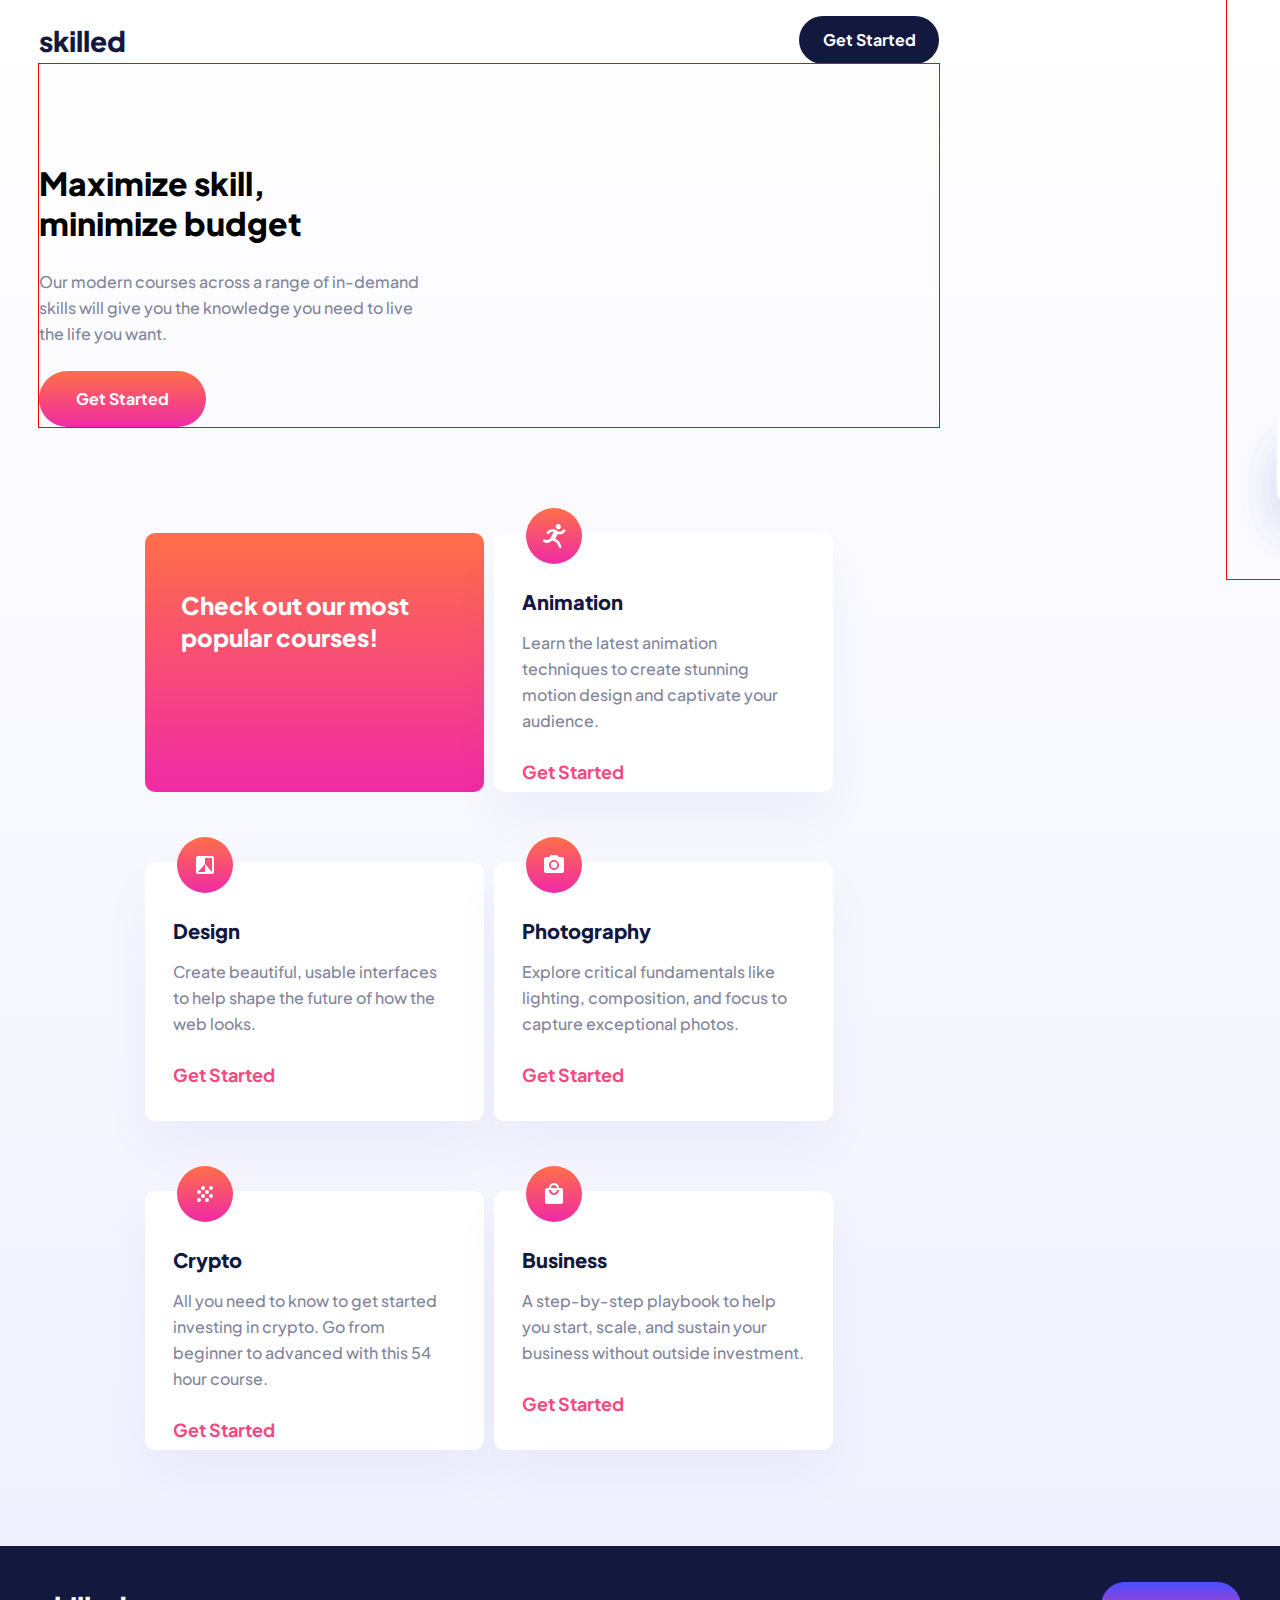
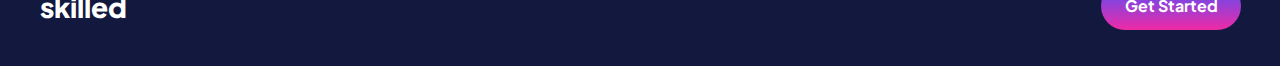
<file: index.html>
<!DOCTYPE html>
<html lang="en">

<head>
  <meta charset="UTF-8">
  <meta name="viewport" content="width=device-width, initial-scale=1.0">

  <link rel="icon" type="image/png" sizes="32x32" href="./src/assets/favicon-32x32.png">
  <link rel="stylesheet" href="./src/styles/index.css">
  <link rel="stylesheet" href="./src/styles/responsivity.css">

  <title>Frontend Mentor | Skilled e-learning landing page</title>
</head>

<body>

  <main>
    <section class="title">
      <h2>skilled</h2>
      <div class="title-started__first">
        <span>Get Started</span>
      </div>
    </section>

    <section class="title-second">
      <div class="title__first-column">
        <h1>
          Maximize skill,<br>
          minimize budget
        </h1>

        <p>
          Our modern courses across a range of in-demand skills will give you the knowledge you need to live the
          life
          you want.
        </p>

        <div class="title-started__second">
          <span>Get Started</span>
        </div>
      </div>

      <div class="title__second-column">
        <img class="woman-img__mobile" src="./src/assets/image-hero-mobile.webp" alt="woman_coffee">
        <img class="woman-img__tablet" src="./src/assets/image-hero-tablet.png" alt="woman_coffee">
      </div>
    </section>

    <section class="box-container">
      <div class="box-title">
        <span>Check out our most<br> popular courses!</span>
      </div>

      <div class="boxes-container">
        <div class="boxes-img">
          <img src="./src/assets/icon-animation.svg" alt="animation">
        </div>
        <div class="boxes-content">
          <h2 class="boxes-title">Animation</h2>
          <p class="boxes-text">Learn the latest animation techniques to create stunning motion design and captivate
            your
            audience.</p>
          <button class="boxes-btn">Get Started</button>
        </div>
      </div>

      <div class="boxes-container">
        <div class="boxes-img">
          <img src="./src/assets/icon-design.svg" alt="animation">
        </div>
        <div class="boxes-content">
          <h2 class="boxes-title">Design</h2>
          <p class="boxes-text">Create beautiful, usable interfaces to help shape the future of how the web looks.</p>
          <button class="boxes-btn">Get Started</button>
        </div>
      </div>

      <div class="boxes-container">
        <div class="boxes-img">
          <img src="./src/assets/icon-photography.svg" alt="animation">
        </div>
        <div class="boxes-content">
          <h2 class="boxes-title">Photography</h2>
          <p class="boxes-text">Explore critical fundamentals like lighting, composition, and focus to capture
            exceptional photos.</p>
          <button class="boxes-btn">Get Started</button>
        </div>
      </div>

      <div class="boxes-container">
        <div class="boxes-img">
          <img src="./src/assets/icon-crypto.svg" alt="animation">
        </div>
        <div class="boxes-content">
          <h2 class="boxes-title">Crypto</h2>
          <p class="boxes-text">All you need to know to get started investing in crypto. Go from beginner to advanced
            with this 54 hour course.</p>
          <button class="boxes-btn">Get Started</button>
        </div>
      </div>

      <div class="boxes-container">
        <div class="boxes-img">
          <img src="./src/assets/icon-business.svg" alt="animation">
        </div>
        <div class="boxes-content">
          <h2 class="boxes-title">Business</h2>
          <p class="boxes-text">A step-by-step playbook to help you start, scale, and sustain your business without
            outside investment.</p>
          <button class="boxes-btn">Get Started</button>
        </div>
      </div>

    </section>
  </main>

  <footer>
    <h2>skilled</h2>
    <div class="title-started__third">
      <span>Get Started</span>
    </div>
  </footer>

</body>

</html>
</file>
<file: src/styles/index.css>
@import url('https://fonts.googleapis.com/css2?family=Plus+Jakarta+Sans:wght@500;700;800&display=swap');

* {
    margin: 0;
    padding: 0;
    box-sizing: border-box;
}

body {
    background: linear-gradient(180deg, #FFFFFF 0%, #F0F1FF 100%);
}

main {
    display: flex;
    align-items: center;
    flex-direction: column;
    justify-content: center;
    margin: 16px 16px 0 16px;
}

.title {
    display: flex;
    flex-direction: row;
    align-items: center;
    justify-content: space-between;
    width: 100%;
}

.title h2 {
    font-family: 'Plus Jakarta Sans';
    font-style: normal;
    font-weight: 800;
    font-size: 28px;
    line-height: 35px;
    color: #13183F;
}

.title-started__first {
    display: flex;
    align-items: center;
    justify-content: center;
    width: 140px;
    height: 48px;
    background-color: #13183F;
    border-radius: 28px;
}

.title-started__first span {
    font-family: 'Plus Jakarta Sans';
    font-style: normal;
    font-weight: 700;
    font-size: 16px;
    line-height: 28px;
    color: #FFFFFF;
}

.title-second {
    padding-top: 38px;
}

.woman-img__tablet {
        display: none;
    }

.title-second h1 {
    font-family: 'Plus Jakarta Sans';
    font-style: normal;
    font-weight: 800;
    font-size: 32px;
    line-height: 40px;
}

.title-second p {
    font-family: 'Plus Jakarta Sans';
    font-style: normal;
    font-weight: 500;
    font-size: 16px;
    line-height: 26px;
    color: #83869A;
    padding-top: 26px; 
}

.title-started__second {
    display: flex;
    align-items: center;
    justify-content: center;
    width: 167px;
    height: 56px;
    background: linear-gradient(180deg, #FF6F48 0%, #F02AA6 100%);
    border-radius: 31.5px;
    margin-top: 24px;
}

.title-started__second span {
    font-family: 'Plus Jakarta Sans';
    font-style: normal;
    font-weight: 700;
    font-size: 16px;
    line-height: 26px;
    color: #FFFFFF;
}

.woman-img__mobile {
    width: 327px;
    height: 301px;
    padding-top: 46px;
}

.box-container {
    margin: 66px 0 16px 0;
}

.box-title {
    display: flex;
    align-items: center;
    justify-content: center;
    width: 343px;
    height: 120px;
    background: linear-gradient(180deg, #FF6F48 0%, #F02AA6 100%);
    border-radius: 10px;
}

.box-title span {
    font-family: 'Plus Jakarta Sans';
    font-style: normal;
    font-weight: 800;
    font-size: 24px;
    line-height: 32px;
    color: #FFFFFF;
}

.boxes-container {
    position: relative;
    width: 343px;
    height: 259px;
    margin-top: 40px;
    box-shadow: 0px 25px 50px rgba(6, 22, 141, 0.0442381);
    border-radius: 10px;
    background-color: #FFFFFF;
}

.boxes-content {
    margin: 0 29px 0 28px;
}

.boxes-img {
    position: absolute;
    z-index: 0;
    bottom: 224px;
    margin-left: 32px;
}

.boxes-title {
    font-family: 'Plus Jakarta Sans';
    font-style: normal;
    font-weight: 800;
    font-size: 20px;
    line-height: 25px;
    color: #13183F;
    padding-top: 56px;
}

.boxes-text {
    font-family: 'Plus Jakarta Sans';
    font-style: normal;
    font-weight: 500;
    font-size: 16px;
    line-height: 26px;
    color: #83869A;
    padding-top: 16px;
}

.boxes-btn {
    background: none;
	border: none;
	cursor: pointer;
    font-family: 'Plus Jakarta Sans';
    font-style: normal;
    font-weight: 700;
    font-size: 18px;
    line-height: 28px;
    color: #F74780;
    margin-top: 24px;
}

footer {
    display: flex;
    align-items: center;
    flex-direction: row;
    justify-content: space-between;
    /* width: 375px; */
    height: 120px;
    background-color: #13183F;
    margin-top: 80px;
}

footer h2 {
    font-family: 'Plus Jakarta Sans';
    font-style: normal;
    font-weight: 800;
    font-size: 28px;
    line-height: 35px;
    color: #FFFFFF;
    margin-left: 16px;
}

.title-started__third {
    display: flex;
    align-items: center;
    justify-content: center;
    width: 140px;
    height: 48px;
    background: linear-gradient(180deg, #4851FF 0%, #F02AA6 100%);
    border-radius: 28px;
    margin-right: 16px;
}

.title-started__third span {
    font-family: 'Plus Jakarta Sans';
    font-style: normal;
    font-weight: 700;
    font-size: 16px;
    line-height: 28px;
    color: #FFFFFF;
}
</file>
<file: src/styles/responsivity.css>
@media (min-width: 768px) {
    main {
        max-width: 100vh;
       margin-left: 39px;
    }

    .title-second {
        display: flex;
        flex-direction: row;
        padding-top: 99px;
        width: 100%;
        outline: 1px solid red;
        justify-content: space-between;
    }
    
    .title__first-column {
        display: flex;
        flex-direction: column;
        width: 398px;
        /* outline: 1px solid greenyellow; */
    }
    
    .title__second-column {
        position: relative;
    }

    .woman-img__tablet {
        display: flex;
        position: absolute;
        /* right: 0; */
        /* top: -50%; */
        width: 640px;
        height: 640px;
        transform: translateX(45%) translateY(-35%);
        outline: 1px solid red;
    }
    
    .woman-img__mobile {
        display: none;
    }

    .box-container {
        display: grid;
        grid-template-columns: 1fr 1fr;
        column-gap: 10px;
        row-gap: 30px;
    }

      .box-title {
        align-items: flex-start;
        justify-content: flex-start;
        width: 339px;
        height: 259px;
        margin-top: 40px;
    }

    .box-title span {
        margin-top: 56px;
        margin-left: 36px;
    }

    .boxes-container {
        width: 339px;
        height: 259px;
    }

   footer h2 {
    margin-left: 40px;
   }

   .title-started__third  {
    margin-right: 39px;
   }
}

@media (min-width: 1440px) {
   
    .box-container {
        display: grid;
        grid-template-columns: 1fr 1fr 1fr;
        column-gap: 30px;
        row-gap: 80px;
    }

    .box-title {
            width: 350px ;
            height: 322px;
    }

    .boxes-container {
        width: 350px ;
        height: 322px;
    }

    .boxes-img {
        bottom: 292px;
    }

    footer h2 {
        margin-left: 165px;
       }

       .title-started__third {
        margin-right: 165px;
       }
}
</file>
